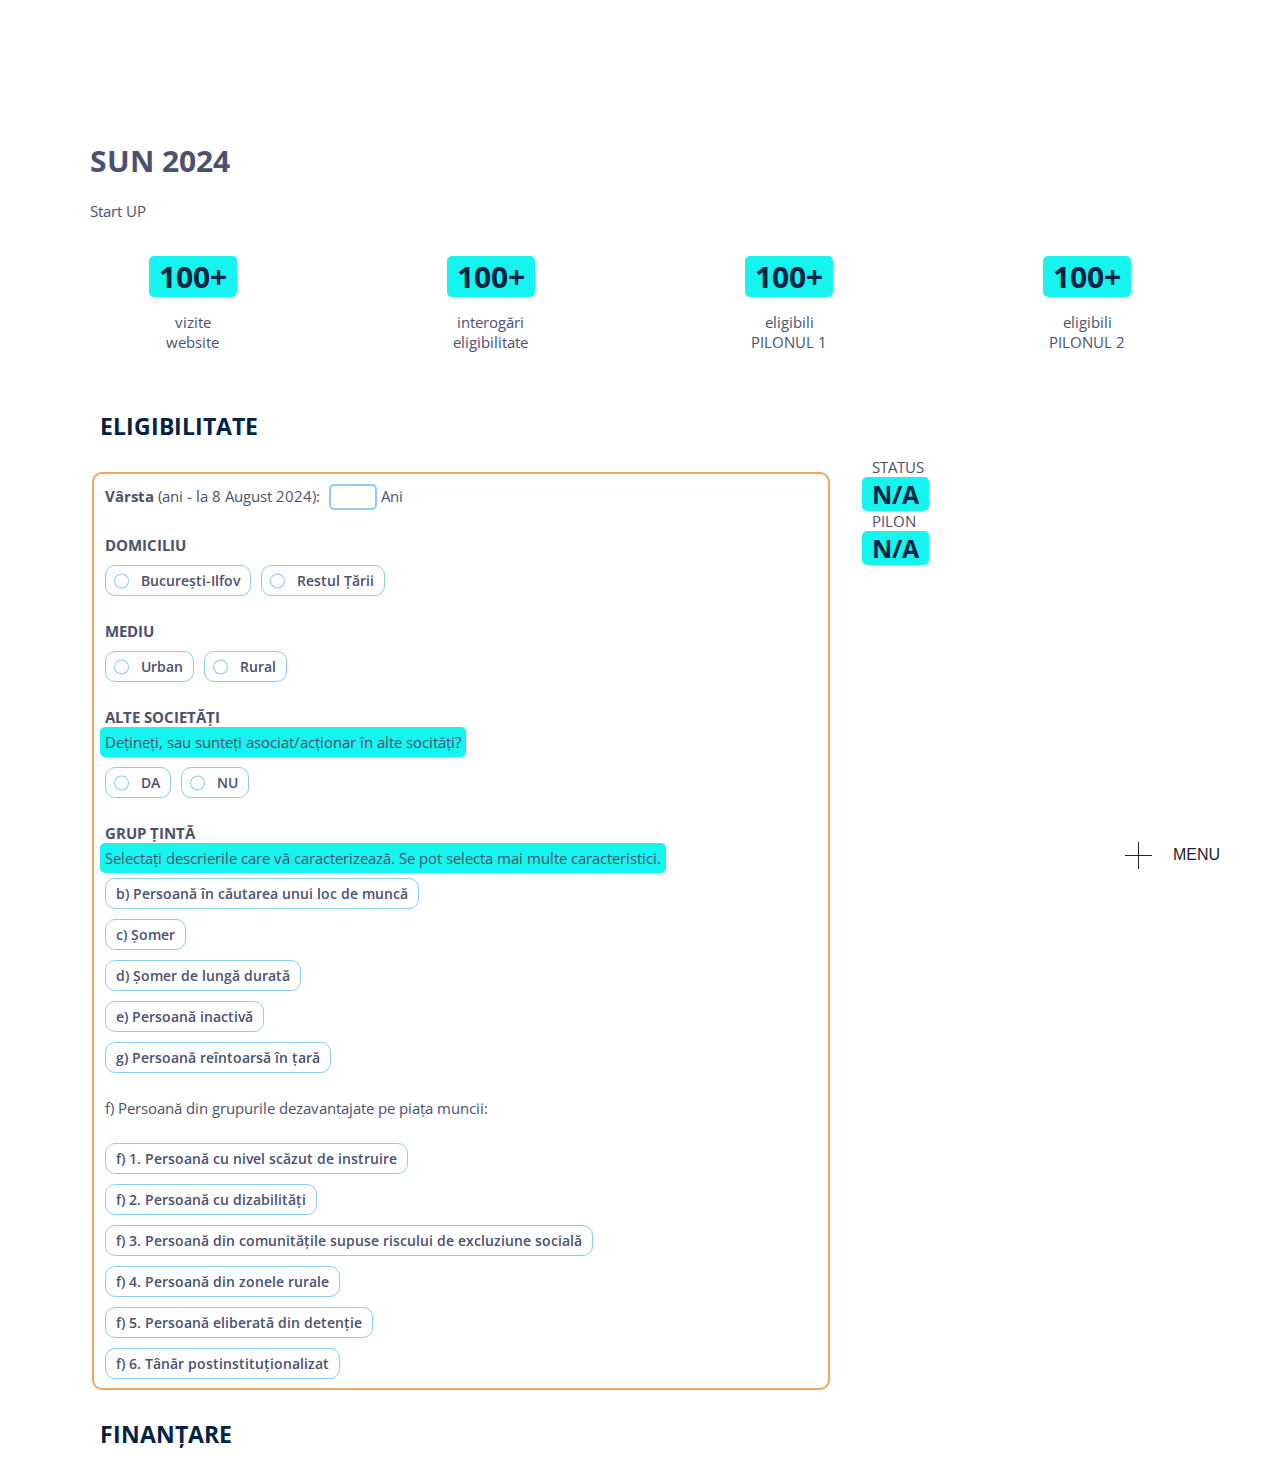
<file: index.html>
<!DOCTYPE html>
<html lang="en">
  <head>
    <meta charset="UTF-8" />
    <meta name="viewport" content="width=device-width, initial-scale=1.0" />
    <!-- Google Fonts -->
    <link rel="preconnect" href="https://fonts.googleapis.com" />
    <link rel="preconnect" href="https://fonts.gstatic.com" crossorigin />
    <link
      href="https://fonts.googleapis.com/css2?family=Open+Sans:ital,wght@0,300..800;1,300..800&display=swap"
      rel="stylesheet"
    />
    <!-- CS styles -->
    <link rel="stylesheet" href="/CSS/menu.css" />
    <link rel="stylesheet" href="/CSS/style.css" />
    <link rel="stylesheet" href="/CSS/acordeon.css" />
    <title>Document</title>
  </head>
  <body>
    <!-- NAVIGARE -->
    <header class="container-2">
      <nav id="menu" role="navigation">
        <!--         <div class="brand">&Aopf;</div>             -->
                <ul>
                    <li><a href="#eligibilitate">Eligibilitate</a></li>
                    <li><a href="#">Item 2</a></li>
                    <li><a href="#">Item 3</a></li>
                </ul>
            </nav>
            <div class="page-wrap">
                
            <button id="menu-toggle">
              <span class="menu-text">MENU</span> <!-- Textul va fi actualizat -->
            <span class="menu-icon"></span>
            
        </button>
    </header>

    <!-- HERO SUN 2024 -->
    <div class="container">
      <div>
        <h1>SUN 2024</h1>
        <p>Start UP</p> 
      </div>
    </div>
<!-- PROOF / STATISTICI -->
    <div class="container">
      <div class="div-flex" id="statistics">
        <div><span class="proof accent" ><span id="visit-count"></span>+</span><p>vizite<br>website</p></div>
        <div><span class="proof accent" ><span id="total-checks"></span>+</span><p>interogări<br>eligibilitate</p></div>
        <div><span class="proof accent" ><span id="pilon1-count"></span>+</span><p>eligibili<br>PILONUL 1</p></div>
        <div><span class="proof accent" ><span id="pilon2-count"></span>+</span><p>eligibili<br>PILONUL 2</p></div>        
      </div>
      
    </div>
    <div class="container">
      
      <!-- <div class="accordion"></div>
        <div class="tab">
            <button class="accordion-btn">
                <h2>Pilonul 1</h2> <span class="icon">+</span>
            </button>
            <div class="content">
                <p>Grupul-țintă eligibil al Pilonului I - Activarea potențialului antreprenorial al tinerilor este format din tineri cu vârsta între 18 ani și până în 30 de ani neîmpliniți la momentul publicării, 8 August 2024, în MO al procedurii de implementare <a href="https://legislatie.just.ro/public/DetaliiDocument/287373">„START UP NATION - ROMÂNIA“ ediția 2024</a>, indiferent de statutul pe piața muncii, inclusiv persoană reîntoarsă în țară.</p><br><br>
                <p>Bugetul pentru pilonul I este de 295.750.000,00 euro, din care:<br>
                  a) pentru regiunile mai puțin dezvoltate - 266.000.000,00 euro;<br>
                  b) pentru regiunea mai dezvoltată (București-Ilfov) - 29.750.000,00 euro.
                  </p>

            </div>
        </div>
        
      </div> -->
    </div>
    <!-- ELIGIBILITATE -->
    <div class="container">      
      <div class="div-1">
        <h2 class="p-l-10 accent-text" id="eligibilitate">ELIGIBILITATE</h2>
        <!-- FORM ELIGIBILITATE -->
        <form>
          <!-- ELIGIBILITATE -->
           
          <fieldset>
            <!-- <legend>Formular eligibilitate</legend> -->
            <!-- Varsta -->
            <div>
              <label for="varsta"><strong>Vârsta</strong> (ani - la 8 August 2024):<label>
              <input
                type="number"
                maxlength="99"
                id="varsta"
                style="width: 40px"
              />
              Ani
            </div>

            <!-- Domiciliu -->
            <div class="m-t-20">
              <label><strong>DOMICILIU</strong></label>
              <div class="radio-button-container">
                <button type="button" id="bucurestiIlfov" name="domiciliu" class="radio-button" data-value="20">
                  București-Ilfov
                </button>
                <button type="button" id="restulTarii" name="domiciliu" class="radio-button" data-value="15">
                  Restul Țării
                </button>
              </div>
            </div>

            <!-- Mediu Urban Rural -->
            <div class="m-t-20">
              <label><strong>MEDIU</strong></label>
              <div class="radio-button-container">
                <button type="button" id="urban" name="mediu" class="radio-button" data-value="33">
                  Urban
                </button>
                <button type="button" id="rural" name="mediu" class="radio-button" data-value="32">
                  Rural
                </button>
              </div>          
            </div>
            <!-- Asociat -->
            <div class="m-t-20">
              <label><strong>ALTE SOCIETĂȚI</strong></label><br>
              
              <div class="accent-slab"><span>Dețineți, sau sunteți asociat/acționar în alte socități?</span></div>
              <div class="radio-button-container">
                <button type="button" id="asociatDa" name="asociat" class="radio-button" data-value="DA">
                  DA
                </button>
                <button type="button" id="asociatNu" name="asociat" class="radio-button" data-value="NU">
                  NU
                </button>
              </div>
            </div>
            <!-- Grup Țintă -->
            <div class="m-t-20">
              <label><strong>GRUP ȚINTĂ</strong></label><br>
              <div class="accent-slab"><span>Selectați descrierile care vă caracterizează. Se pot selecta mai multe caracteristici.</span></div>
              
              <div class="checkbox-button-container">
                <button type="button" id="grupTintaB" name="grupTinta" class="checkbox-button" data-value="DA">
                  b) Persoană în căutarea unui loc de muncă
                </button>
                <button type="button" id="grupTintaC" name="grupTinta" class="checkbox-button" data-value="DA">
                  c) Șomer
                </button>
                
                <button type="button" id="grupTintaD" name="grupTinta" class="checkbox-button" data-value="DA">
                  d) Șomer de lungă durată
                </button>
                <button type="button" id="grupTintaE" name="grupTinta" class="checkbox-button" data-value="DA">
                  e) Persoană inactivă
                </button>
                <button type="button" id="grupTintaG" name="grupTinta" class="checkbox-button" data-value="DA"> g) Persoană reîntoarsă în țară</button>
                <p>f) Persoană din grupurile dezavantajate pe piața muncii:</p>
                <button type="button" id="grupTintaF1" name="grupTinta" class="checkbox-button" data-value="DA"> f) 1. Persoană cu nivel scăzut de instruire</button>
                <button type="button" id="grupTintaF2" name="grupTinta" class="checkbox-button" data-value="DA"> f) 2. Persoană cu dizabilități</button>
                <button type="button" id="grupTintaF3" name="grupTinta" class="checkbox-button" data-value="DA"> f) 3. Persoană din comunitățile supuse riscului de excluziune socială</button>
                <button type="button" id="grupTintaF4" name="grupTinta" class="checkbox-button" data-value="DA"> f) 4. Persoană din zonele rurale</button>
                <button type="button" id="grupTintaF5" name="grupTinta" class="checkbox-button" data-value="DA"> f) 5. Persoană eliberată din detenție</button>
                <button type="button" id="grupTintaF6" name="grupTinta" class="checkbox-button" data-value="DA"> f) 6. Tânăr postinstituționalizat</button>
                
              </div>
            </div>
          </fieldset>
          
        </form>
      </div>
      <!-- STATUS ELIGIBILITATE -->
      <div class="div-2">
        
        <div class="status">
          <span class="p-l-10">STATUS</span><br>
          <span class="proof accent accent-2" id="eligibility-status">N/A</span><br>
          <span class="p-l-10">PILON</span><br>
          <span class="proof accent accent-2" id="eligibility-pilon">N/A</span>          
          
        </div>
        <div id="pilon1-text" class="pilon-text">
          <p>Sunteți eligibil în cadrul <strong class="accent-text">Pilonului 1 - Activarea potențialului antreprenorial al tinerilor</strong>.</p>
          <p>BUGET<br>
            <strong class="accent-text accent-slab">295.750.000,00 euro</strong>
            <br>
            <strong class="accent-text">5.915 proiecte</strong>
          </p>

          <p>Regiuni mai puțin dezvoltate<br>
            <strong class="accent-text accent-slab">266.000.000,00 euro</strong>
            <br>
            <strong class="accent-text">5.320 proiecte</strong>
          </p>


          <p>București - Ilfov<br>
            <strong class="accent-text accent-slab">29.750.000,00 euro</strong>
            <br>
            <strong class="accent-text">595 proiecte</strong>
          </p>
          
          
        </div>
        <div id="pilon2-text" class="pilon-text">
          <p>Sunteți eligibil în cadrul <strong class="accent-text">Pilonului 2 - Sprijin pentru dezvoltarea antreprenoriatului în rândul persoanelor din grupul-țintă</strong>.</p>
          <p>BUGET<br>
            <strong class="accent-text accent-slab">150.435.295,00 euro</strong>
            <br>
            <strong class="accent-text">3.008 proiecte</strong>
          </p>

          <p>Regiuni mai puțin dezvoltate<br>
            <strong class="accent-text accent-slab">150.435.295,00 euro</strong>
            <br>
            <strong class="accent-text">3.008 proiecte</strong>
          </p>
          <p>București - Ilfov<br>
            <strong class="accent-text accent-slab">0,00 euro</strong>
            <br>
            <strong class="accent-text">0 proiecte</strong>
          </p>
        </div>
        <!-- <div id="statistics">
          <p id="total-checks">Total Checks: 0</p>
          <p id="pilon1-count">Eligibili pentru Pilonul 1: 0</p>
          <p id="pilon2-count">Eligibili pentru Pilonul 2: 0</p>
          <p id="visit-count">Vizite pe site: 0</p>
        </div> -->
      </div>            
    </div>
    <!-- FINANTARE -->
    <div class="container">
      <div class="m-t-30">
        <h2 class="p-l-10 accent-text" id="eligibilitate">FINANȚARE</h2>

      </div>
    </div>


    <!-- JS scripts -->
    <script type="module" src="/JS/script.js"></script>
    <script type="module" src="/JS/menu.js"></script>
    <script type="module" src="/JS/butoaneradio.js"></script>
    <script type="module" src="/JS/eligibilitate.js"></script>
    <script type="module" src="/JS/statistics.js"></script>
    <script type="module" src="/JS/acordeon.js"></script>
    
  </body>
</html>
</file>
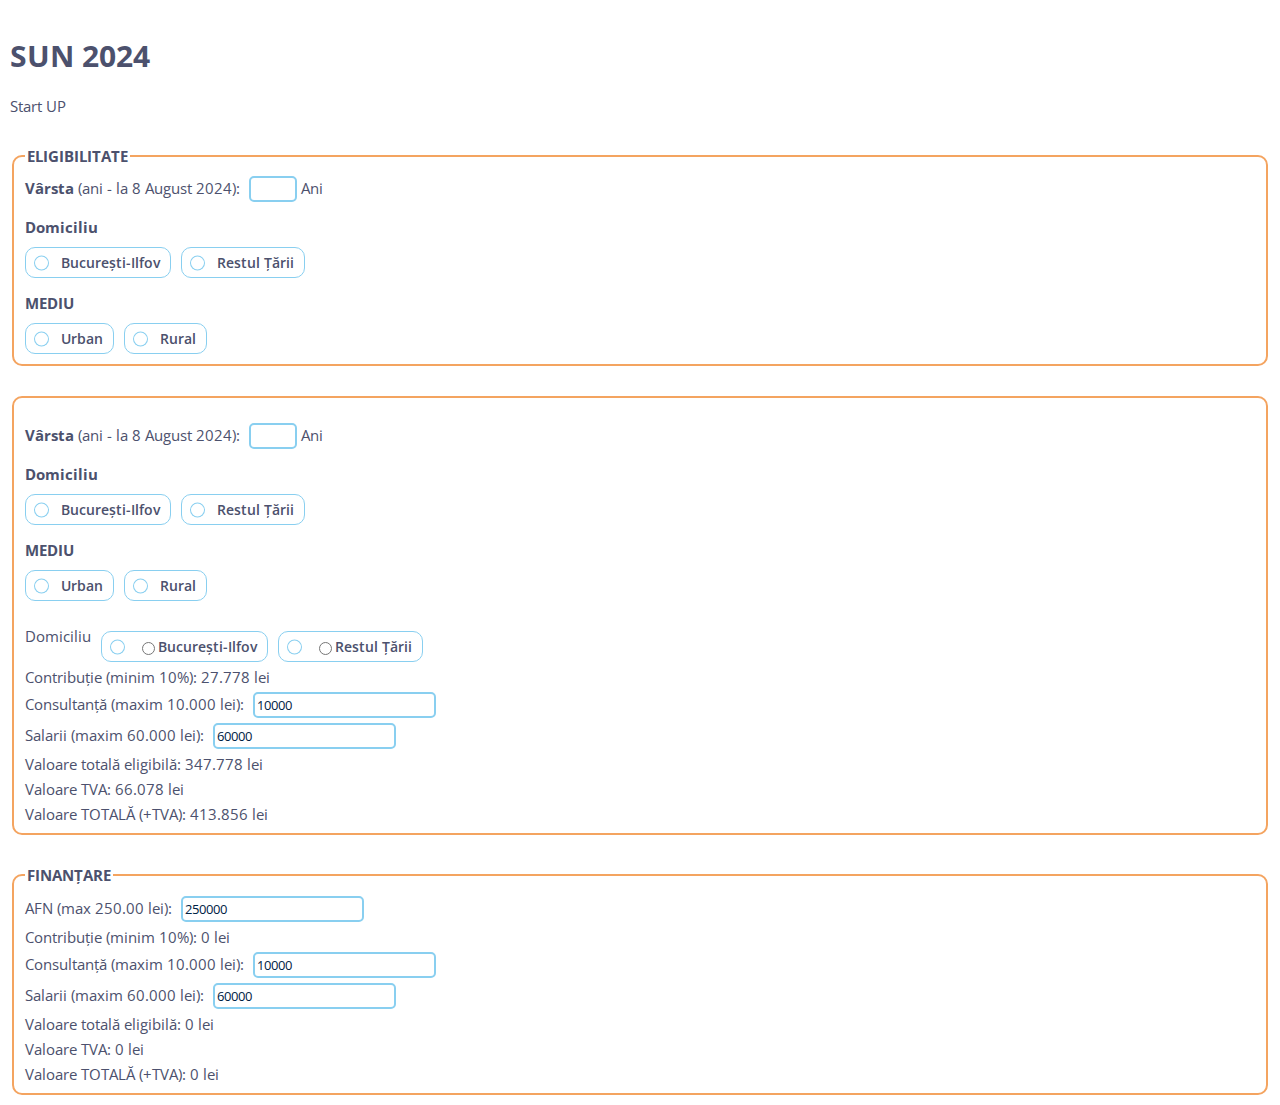
<file: index 2.html>
<!DOCTYPE html>
<html lang="en">
  <head>
    <meta charset="UTF-8" />
    <meta name="viewport" content="width=device-width, initial-scale=1.0" />
    <!-- Google Fonts -->
    <link rel="preconnect" href="https://fonts.googleapis.com" />
    <link rel="preconnect" href="https://fonts.gstatic.com" crossorigin />
    <link
      href="https://fonts.googleapis.com/css2?family=Open+Sans:ital,wght@0,300..800;1,300..800&display=swap"
      rel="stylesheet"
    />
    <!-- CS styles -->
    <link rel="stylesheet" href="/CSS/style.css" />
    <link rel="stylesheet" href="/CSS/acordeon.css" />
    <title>Document</title>
  </head>
  <body>
    <div>
      <h1>SUN 2024</h1>
      <p>Start UP</p>
      <!-- <div class="accordion"></div>
        <div class="tab">
            <button class="accordion-btn">
                <h2>Pilonul 1</h2> <span class="icon">+</span>
            </button>
            <div class="content">
                <p>Grupul-țintă eligibil al Pilonului I - Activarea potențialului antreprenorial al tinerilor este format din tineri cu vârsta între 18 ani și până în 30 de ani neîmpliniți la momentul publicării, 8 August 2024, în MO al procedurii de implementare <a href="https://legislatie.just.ro/public/DetaliiDocument/287373">„START UP NATION - ROMÂNIA“ ediția 2024</a>, indiferent de statutul pe piața muncii, inclusiv persoană reîntoarsă în țară.</p><br><br>
                <p>Bugetul pentru pilonul I este de 295.750.000,00 euro, din care:<br>
                  a) pentru regiunile mai puțin dezvoltate - 266.000.000,00 euro;<br>
                  b) pentru regiunea mai dezvoltată (București-Ilfov) - 29.750.000,00 euro.
                  </p>

            </div>
        </div>
        
      </div> -->
    </div>
    <form>
      <!-- ELIGIBILITATE -->
      <fieldset>
        <legend>Eligibilitate</legend>
        <!-- Varsta -->
        <div>
          <label for="varsta"><strong>Vârsta</strong> (ani - la 8 August 2024):<label>
          <input
            type="number"
            maxlength="99"
            id="varsta"
            style="width: 40px"
          />
          Ani
        </div>

        <!-- Domiciliu -->
        <div class="m-t-10">
          <label><strong>Domiciliu</strong></label>
          <div class="radio-button-container">
            <button type="button" id="bucurestiIlfov" name="domiciliu" class="radio-button" data-value="20">
              București-Ilfov
            </button>
            <button type="button" id="restulTarii" name="domiciliu" class="radio-button" data-value="15">
              Restul Țării
            </button>
          </div>
        </div>

        <!-- Mediu Urban Rural -->
        <div class="m-t-10">
          <label><strong>MEDIU</strong></label>
          <div class="radio-button-container">
            <button type="button" id="urban" name="mediu" class="radio-button" data-value="33">
              Urban
            </button>
            <button type="button" id="rural" name="mediu" class="radio-button" data-value="32">
              Rural
            </button>
          </div>
        </div>
      </fieldset>
      <fieldset>

        <div class="m-t-10">         

          <!-- Varsta -->
          <div>
            <label for="varsta"><strong>Vârsta</strong> (ani - la 8 August 2024):<label>
            <input
              type="number"
              maxlength="99"
              id="varsta"
              style="width: 40px"
            />
            Ani
          </div>

          <!-- Domiciliu -->
          <div class="m-t-10">
            <label><strong>Domiciliu</strong></label>
            <div class="radio-button-container">
              <button type="button" id="bucurestiIlfov" name="domiciliu" class="radio-button" data-value="20">
                București-Ilfov
              </button>
              <button type="button" id="restulTarii" name="domiciliu" class="radio-button" data-value="15">
                Restul Țării
              </button>
            </div>
          </div>

          <!-- Mediu Urban Rural -->
          <div class="m-t-10">
            <label><strong>MEDIU</strong></label>
            <div class="radio-button-container">
              <button type="button" id="urban" name="mediu" class="radio-button" data-value="20">
                Urban
              </button>
              <button type="button" id="rural" name="mediu" class="radio-button" data-value="15">
                Rural
              </button>
            </div>
          </div>

          <div class="m-t-20 radio-button-container">
            <label>Domiciliu</label>
            <div class="radio-container radio-button">
              <input
                type="radio"
                id="bucurestiIlfov"
                name="domiciliu"
                value="20"
              />
              <label for="bucurestiIlfov">București-Ilfov</label>
            </div>
            <div class="radio-container radio-button">
              <input
                type="radio"
                id="restulTarii"
                name="domiciliu"
                value="15"
              />
              <label for="restulTarii">Restul Țării</label>
            </div>
          </div>
        </div>

        <!-- Contribuție (calculată automat) -->
        <div>
          <label for="contributionAmount">Contribuție (minim 10%): </label>
          <span id="contributionAmount">0 lei</span>
        </div>

        <!-- Consultanță (maxim 10.000 lei) -->
        <div>
          <label for="consultingAmount">Consultanță (maxim 10.000 lei): </label>
          <input type="text" id="consultingAmount" value="10000" />
        </div>

        <!-- Salarii (maxim 60.000 lei) -->
        <div>
          <label for="salariesAmount">Salarii (maxim 60.000 lei): </label>
          <input type="text" id="salariesAmount" value="60000" />
        </div>

        <!-- Valoare totală eligibilă (calculată automat) -->
        <div>
          <label for="totalEligibleAmount">Valoare totală eligibilă: </label>
          <span id="totalEligibleAmount">0 lei</span>
        </div>

        <!-- Valoare TVA (calculată automat) -->
        <div>
          <label for="vatAmount">Valoare TVA: </label>
          <span id="vatAmount">0 lei</span>
        </div>

        <!-- Valoare TOTALĂ (+TVA) (calculată automat) -->
        <div>
          <label for="totalWithVatAmount">Valoare TOTALĂ (+TVA): </label>
          <span id="totalWithVatAmount">0 lei</span>
        </div>
      </fieldset>
      <!-- Finantare -->
      <fieldset>
        <legend>Finanțare</legend>

        <!-- Finanțare dorită (max 250.000 lei) -->
        <div>
          <label for="fundingAmount">AFN (max 250.00 lei): </label>
          <input type="text" id="fundingAmount" value="250000" />
        </div>

        <!-- Contribuție (calculată automat) -->
        <div>
          <label for="contributionAmount">Contribuție (minim 10%): </label>
          <span id="contributionAmount">0 lei</span>
        </div>

        <!-- Consultanță (maxim 10.000 lei) -->
        <div>
          <label for="consultingAmount">Consultanță (maxim 10.000 lei): </label>
          <input type="text" id="consultingAmount" value="10000" />
        </div>

        <!-- Salarii (maxim 60.000 lei) -->
        <div>
          <label for="salariesAmount">Salarii (maxim 60.000 lei): </label>
          <input type="text" id="salariesAmount" value="60000" />
        </div>

        <!-- Valoare totală eligibilă (calculată automat) -->
        <div>
          <label for="totalEligibleAmount">Valoare totală eligibilă: </label>
          <span id="totalEligibleAmount">0 lei</span>
        </div>

        <!-- Valoare TVA (calculată automat) -->
        <div>
          <label for="vatAmount">Valoare TVA: </label>
          <span id="vatAmount">0 lei</span>
        </div>

        <!-- Valoare TOTALĂ (+TVA) (calculată automat) -->
        <div>
          <label for="totalWithVatAmount">Valoare TOTALĂ (+TVA): </label>
          <span id="totalWithVatAmount">0 lei</span>
        </div>
      </fieldset>
    </form>
    
    <!-- JS scripts -->
    <script src="/JS/acordeon.js"></script>
    <script src="/JS/script.js"></script>
  </body>
</html>
</file>
<file: CSS/menu.css>
/* body {
  width: 100%;
  height: 100%;
  margin: 0;
  font-family: "Roboto", sans-serif;
  color: #fff;
  background-color: #232629;
}

p {
  line-height: 1.7;
}

h2 {
  margin-top: 30px;
  font-size: 1.7em;
  line-height: 1;
  letter-spacing: 2px;
  text-transform: uppercase;
} */

/* PUSH MENU */
#menu {
  position: fixed;
  top: 0;
  right: -300px;
  width: 300px;
  height: 100%;
  padding: 50px 30px;
  box-sizing: border-box;
  transition: all 0.3s ease-in;
  text-align: left;
  background-color: #fff;
  z-index: 1001;
}

#menu .brand {
  height: 51px;
  font-size: 70px;
  font-weight: 900;
  line-height: 0.6;
  color: #ddd;
}

#menu ul {
  padding: 0;
  margin-top: 30px;
  list-style-type: none; /* Elimină buletpoints */
}

#menu ul li a {
  display: block;
  font-weight: 900;
  line-height: 50px;
  transition: all 0.3s ease;
  text-decoration: none;
  text-transform: uppercase;
  color: #232629;
  border-top: 1px solid #eee;
}

#menu ul li:last-child a {
  border-bottom: 1px solid #eee;
}

#menu ul li a:hover {
  letter-spacing: 1px;
}

body.open #menu {
  right: 0;
}

/* MAIN PAGE */
.page-wrap {
  padding: 50px;
  box-sizing: border-box;
  transition: all 0.3s ease-in;
}

body.open .page-wrap {
  /* margin-right: 300px; */
}

/* MENU TOGGLE ICON */
button:focus {
  outline: none;
}

#menu-toggle {
  position: fixed;
  bottom: 20px;
  right: 20px;
  display: flex;
  align-items: center;
  padding: 10px 20px;
  cursor: pointer;
  border: none;
  border-radius: 50px;
  background: #fff;
  transition: all 0.3s ease-in;
  z-index: 1002;
}
/* Iconița de meniu */
#menu-toggle .menu-icon {
  position: relative;
  width: 20px;
  height: 30px;
  z-index: 1002;
}

/* Stiluri pentru iconița de meniu */
#menu-toggle .menu-icon:before,
#menu-toggle .menu-icon:after {
  content: "";
  position: absolute;
  background-color: #232629;
  transition: all 0.3s ease;
}

#menu-toggle:before,
#menu-toggle:after {
  position: absolute;
  background-color: #232629;
  transition: all 0.3s ease;
}

#menu-toggle:before {
  content: "";
  top: 12px;
  left: 25px;
  width: 1px;
  height: 27px;
}

#menu-toggle:after {
  content: "";
  top: 25px;
  left: 12px;
  width: 27px;
  height: 1px;
}

/* Schimbare icon când meniul este deschis */
body.open button#menu-toggle:before,
body.open button#menu-toggle:after {
  transform: rotate(45deg);
  transition: all 0.9s ease;
}

/* Stiluri text pentru buton */
#menu-toggle .menu-text {
  font-size: 16px;
  color: #232629;
  margin-left: 40px; /* Spațiu între iconiță și text */
}
</file>
<file: CSS/style.css>
// <uniquifier>: Use a unique and descriptive class name
// <weight>: Use a value from 300 to 800

.open-sans-<uniquifier > {
  font-family: "Open Sans", sans-serif;
  font-optical-sizing: auto;
  font-weight: <weight>;
  font-style: normal;
  font-variation-settings: "wdth" 100;
}

body {
  font-family: Open Sans;
  font-size: 15px;
  margin: 10px;
  color: #4c516d;
}

/* Container */
.container {
  max-width: 1100px;
  /* align-items: center; */
  margin: 0 auto;
  display: flex;
  justify-content: space-between; /* Opțional, pentru a adăuga spațiu între div-uri */
}

.container-2 {
  max-width: 1100px;
  /* align-items: center; */
  margin: 0 auto;
  display: flex;
  align: left;
}

.div-flex {
  display: flex;
  justify-content: space-between;
  width: 100%;
  flex-wrap: wrap;
}

.div-flex > div {
  flex-basis: 15%; /* Ajustează dimensiunea fiecărui div */
  text-align: center;
  color: #4c516d;
  padding: 10px; /* Opțional, pentru spațiere internă */
  margin: 0 10px; /* Spațiu între div-uri */
}

.div-1 {
  width: 70%;
}
.div-2 {
  width: 30%;

  margin-left: 20px;
  margin-top: 30px;
  padding: 10px;
}

.status {
  border-radius: 10px;
  padding-top: 10px;
  margin-top: 20px;
  /* background-color: #0166fb; */
}

/* STATISTICI */
.proof {
  font-size: 30px;
  font-weight: 700;
}

legend {
  text-transform: uppercase;
  font-weight: 700;
}
fieldset {
  border: 2px solid sandybrown;
  border-radius: 10px;
  margin-top: 30px;
}

input {
  border: 2px solid #89cff0;
  transition: 0.5s;
  border-radius: 5px;
  color: #002244;
  margin-left: 5px;
  padding: 2px;
  font-family: Open Sans;
  /* font-size: 16px; */
}

input:focus {
  border: 2px solid #318ce7;
}
input:focus,
select:focus,
textarea:focus,
button:focus {
  outline: none;
}

/* Pentru input text, number, email, password etc. care au text */
input[type="text"]:not(:placeholder-shown),
input[type="number"]:not(:placeholder-shown),
input[type="email"]:not(:placeholder-shown),
input[type="password"]:not(:placeholder-shown),
input[type="search"]:not(:placeholder-shown) {
  /* Stiluri aplicate când inputul are text */
  color: #002244;
}

/* Pentru input radio care este bifat */
input[type="radio"]:checked {
  /* Stiluri aplicate când radio este bifat */
  color: #002244;
}

/* Pentru input checkbox care este bifat */
input[type="checkbox"]:checked {
  /* Stiluri aplicate când checkbox este bifat */
  color: #002244;
}

/* Pentru inputurile selectate, cum ar fi select box */
select:valid {
  /* Stiluri aplicate când selectul are o opțiune selectată */
  color: #002244;
}

/* Pentru textarea care are text */
textarea:not(:placeholder-shown) {
  /* Stiluri aplicate când textarea are text */
  color: #002244;
}

/* span {
  color: #002244;
  background-color: #15f4ee;
  padding-left: 10px;
  padding-right: 10px;
  border-radius: 5px;
} */

/* ......................................... */
/* ...........ACCENTE...................... */
/*..........................................  */

.accent {
  color: #002244;
  background-color: #15f4ee;
  padding-left: 10px;
  padding-right: 10px;
  border-radius: 5px;
}

.accent-2 {
  font-size: 25px;
}
.accent-slab {
  background-color: #15f4ee;
  padding-left: 5px;
  padding-right: 5px;
  padding-bottom: 5px;
  margin-left: -5px;
  border-radius: 5px;
  display: inline-block;
}

.accent-text {
  color: #002244;
}

/* ......................................... */
/* ...........PADDING...................... */
/*..........................................  */

.p-l-5 {
  padding-left: 5px;
}
.p-l-10 {
  padding-left: 10px;
}
.p-l-20 {
  padding-left: 20px;
}

* ......................................... */
/* ...........MARGIN...................... */
/*..........................................  */
.m-t-30 {
  margin-top: 30px;
}

div {
  padding-top: 5px;
}
label {
  color: #4c516d;
}

/*...Ascunde rotița de la imput number.................. */
/*...Crome.................. */
input::-webkit-outer-spin-button,
input::-webkit-inner-spin-button {
  -webkit-appearance: none;
  margin: 0;
}
/*...Mozila.................. */
input {
  -moz-appearance: textfield;
}

/*...Div margins.................. */
.m-t-20 {
  margin-top: 20px;
}
.m-t-10 {
  margin-top: 10px;
}

/*BUTON radio*/
.radio-button-container {
  display: flex; /* Modificăm afișarea containerului la flex pentru a alinia elementele inline */
  gap: 10px; /* Adăugăm un spațiu între butoane (opțional) */
}

/* Stilul butonului radio */
.radio-button {
  display: inline-flex; /* Modificăm la inline-flex pentru a sta unul lângă altul */
  align-items: center;
  margin-top: 5px;
  padding: 5px 10px;
  border: 1px solid #89cff0;
  border-radius: 10px;
  cursor: pointer;
  background-color: #fff;
  position: relative;
  padding-left: 35px;
  font-family: Open Sans;
  font-size: 14px;
  color: #4c516d;
  font-weight: 600;
}

.radio-button.selected {
  background-color: #eff5f7;
  border: 2px solid #467ff7;
  color: #002244;
  font-weight: 600;
}

.radio-button::before {
  content: "";
  position: absolute;
  box-shadow: 0 0 0 1px #89cff0;
  top: 50%;
  left: 9px;
  transform: translateY(-50%);
  width: 9px;
  height: 9px;
  border: 2px solid #ffffff;
  border-radius: 50%;
  background-color: #fff;
}

.radio-button.selected::before {
  background-color: #467ff7;
  box-shadow: 0 0 0 2px #467ff7;
}

/* Container pentru butoanele checkbox */
.checkbox-button-container {
  display: flex; /* Păstrăm flex pentru a alinia butoanele */
  gap: 10px; /* Spațiu între butoane */
}

/* Container pentru butoanele checkbox */
.checkbox-button-container {
  display: flex;
  flex-direction: column; /* Modificăm flex-ul pentru a alinia butoanele pe verticală */
  gap: 10px; /* Spațiu între butoane */
}

/* Container pentru butoanele checkbox */
.checkbox-button-container {
  display: flex;
  flex-direction: column; /* Aranjare verticală */
  gap: 10px; /* Spațiu între butoane */
}

/* Stilul pentru butoanele checkbox */
.checkbox-button {
  display: inline-flex;
  align-items: center;
  /* margin-top: 5px; */
  padding: 5px 10px;
  border: 1px solid #89cff0;
  border-radius: 10px;
  cursor: pointer;
  background-color: #fff;
  position: relative;
  /* padding-left: 35px; */
  font-family: Open Sans;
  font-size: 14px;
  color: #4c516d;
  font-weight: 600;
  width: auto; /* Lățimea este doar cât e necesar */
  max-width: fit-content;
}

.checkbox-button.selected {
  background-color: #eff5f7;
  border: 2px solid #467ff7;
  color: #002244;
  font-weight: 600;
}

/* .checkbox-button::before {
  content: "";
  position: absolute;
  box-shadow: 0 0 0 2px #89cff0;
  top: 50%;
  left: 9px;
  transform: translateY(-50%);
  width: 9px;
  height: 9px;
  border: 2px solid #ffffff;
  border-radius: 3px;
  background-color: #fff;
} */

/* .checkbox-button.selected::before {
  background-color: #467ff7;
  box-shadow: 0 0 0 2px #467ff7;
  width: 10px;
  height: 10px;
} */

/* Stiluri divuri ascunse pilonul 1 si 2 */
.pilon-text {
  display: none; /* Ascunde inițial ambele div-uri */
}

/* Stiluri pentru textul fiecărui pilon, dacă dorești stiluri specifice */
#pilon1-text {
  /* Stiluri specifice pentru textul Pilonului 1 */
}

#pilon2-text {
  /* Stiluri specifice pentru textul Pilonului 2 */
}

/* Stiluri pentru mobil */
@media (max-width: 730px) {
  .container {
    display: block; /* Aranjează div-urile unul sub altul pe mobil */
  }

  .div-1,
  .div-2 {
    width: 100%; /* Fiecare div va ocupa întreaga lățime a containerului */
    margin: 0; /* Îndepărtează marginea între div-uri dacă este necesar */
  }
  .div-flex > div {
    flex-basis: 20%; /* 48% pentru a permite spațiu între div-uri */
    margin: 0 0 10px 0; /* Spațiu între rânduri */
  }
}

/* Stiluri pentru mobil PROOF */
@media (max-width: 600px) {
  .div-flex > div {
    flex-basis: 40%; /* 48% pentru a permite spațiu între div-uri */
    margin: 0 0 10px 0; /* Spațiu între rânduri */
  }
}
@media (max-width: 300px) {
  .div-flex > div {
    flex-basis: 100%;
    margin: 0 0 10px 0; /* Spațiu între rânduri */
  }
}
</file>
<file: CSS/acordeon.css>
.accordion {
  width: 100%;
  max-width: 600px;
  margin: 0 auto;
}

.accordion-btn {
  background-color: white;

  width: 100%;
  border: none;
  text-align: left;
  cursor: pointer;
  font-size: 18px;
  transition: background-color 0.3s ease;
  outline: none;
  display: flex;
  justify-content: space-between;
  align-items: center;
}

.content {
  background-color: white;
  max-height: 0;
  overflow: hidden;
  padding-left: 5px;
  transition: max-height 0.3s ease;
  /* border: 1px solid #ddd; */
}

.content p {
  margin: 0;
}

.icon {
  font-size: 24px;
  transition: transform 0.3s ease;
  background-color: white;
}

.accordion-btn.active .icon {
  transform: rotate(45deg); /* Simbolul "+" devine "–" */
}
</file>
